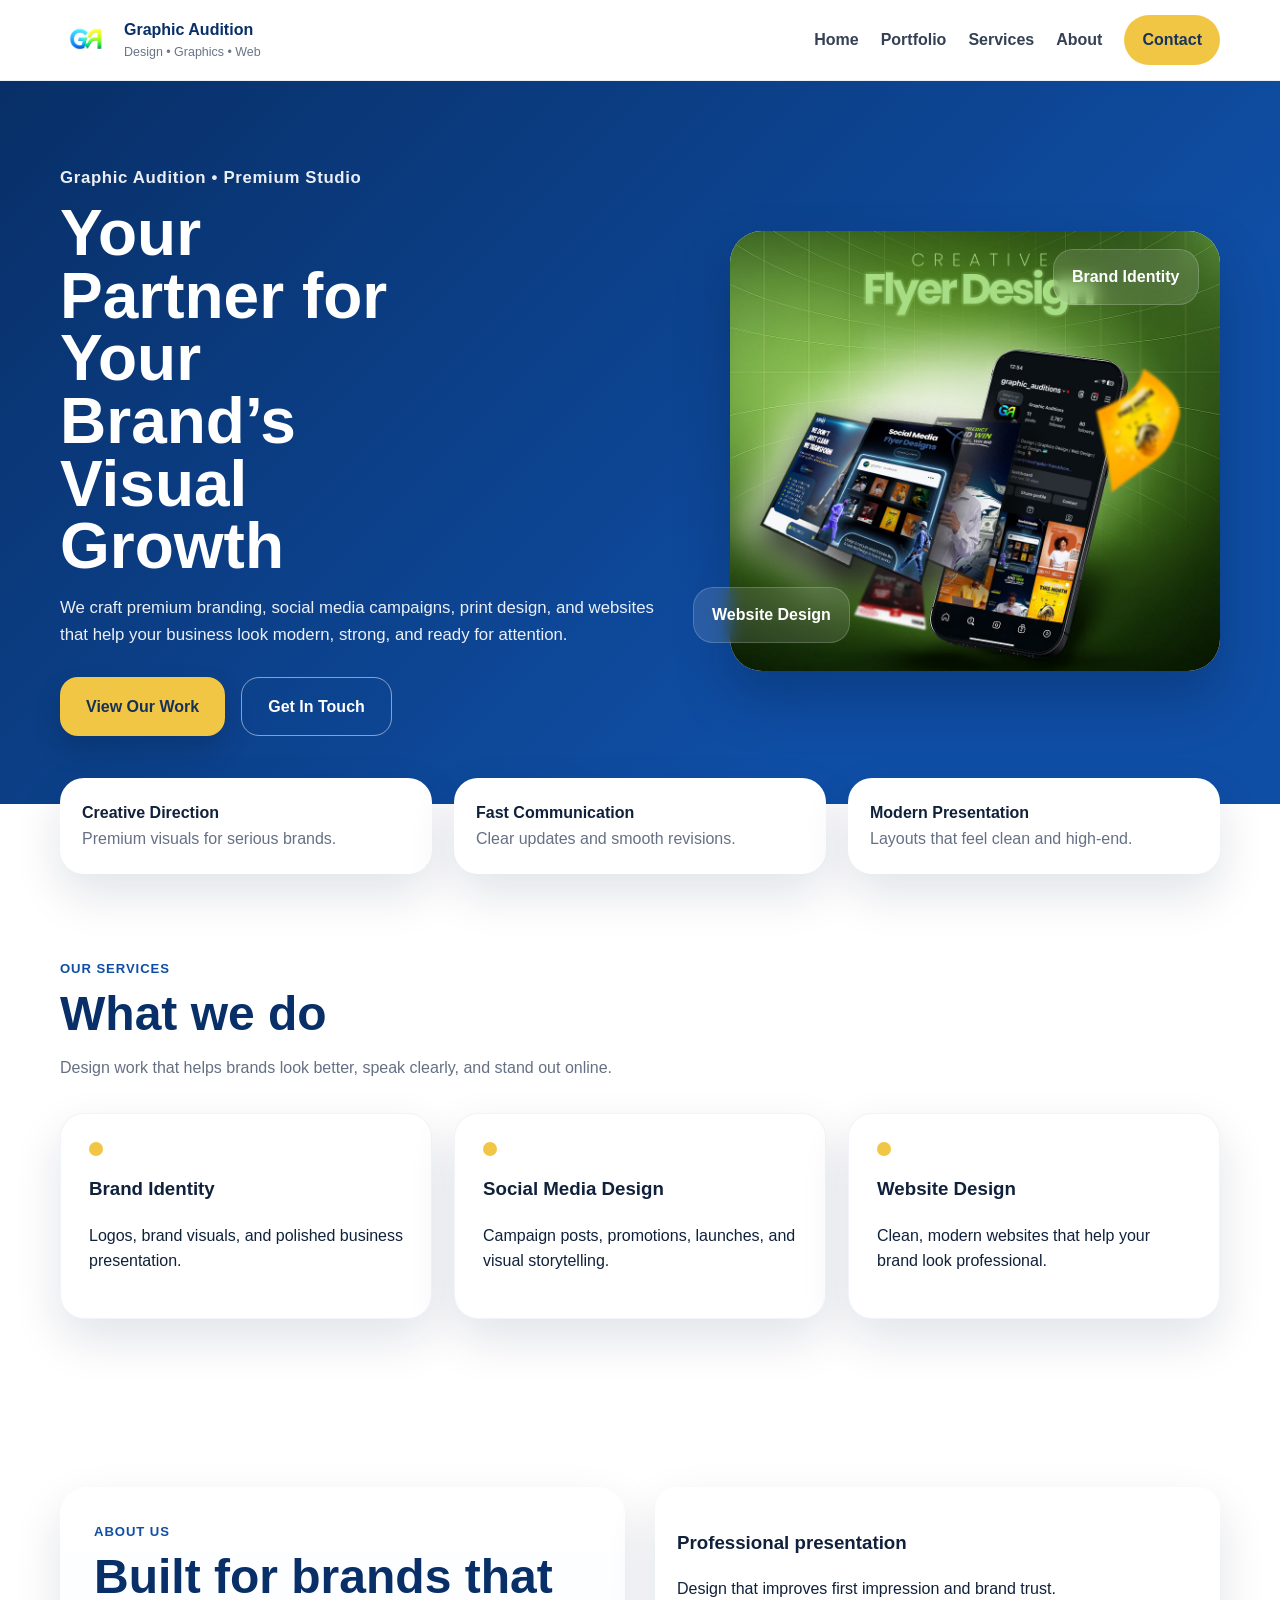
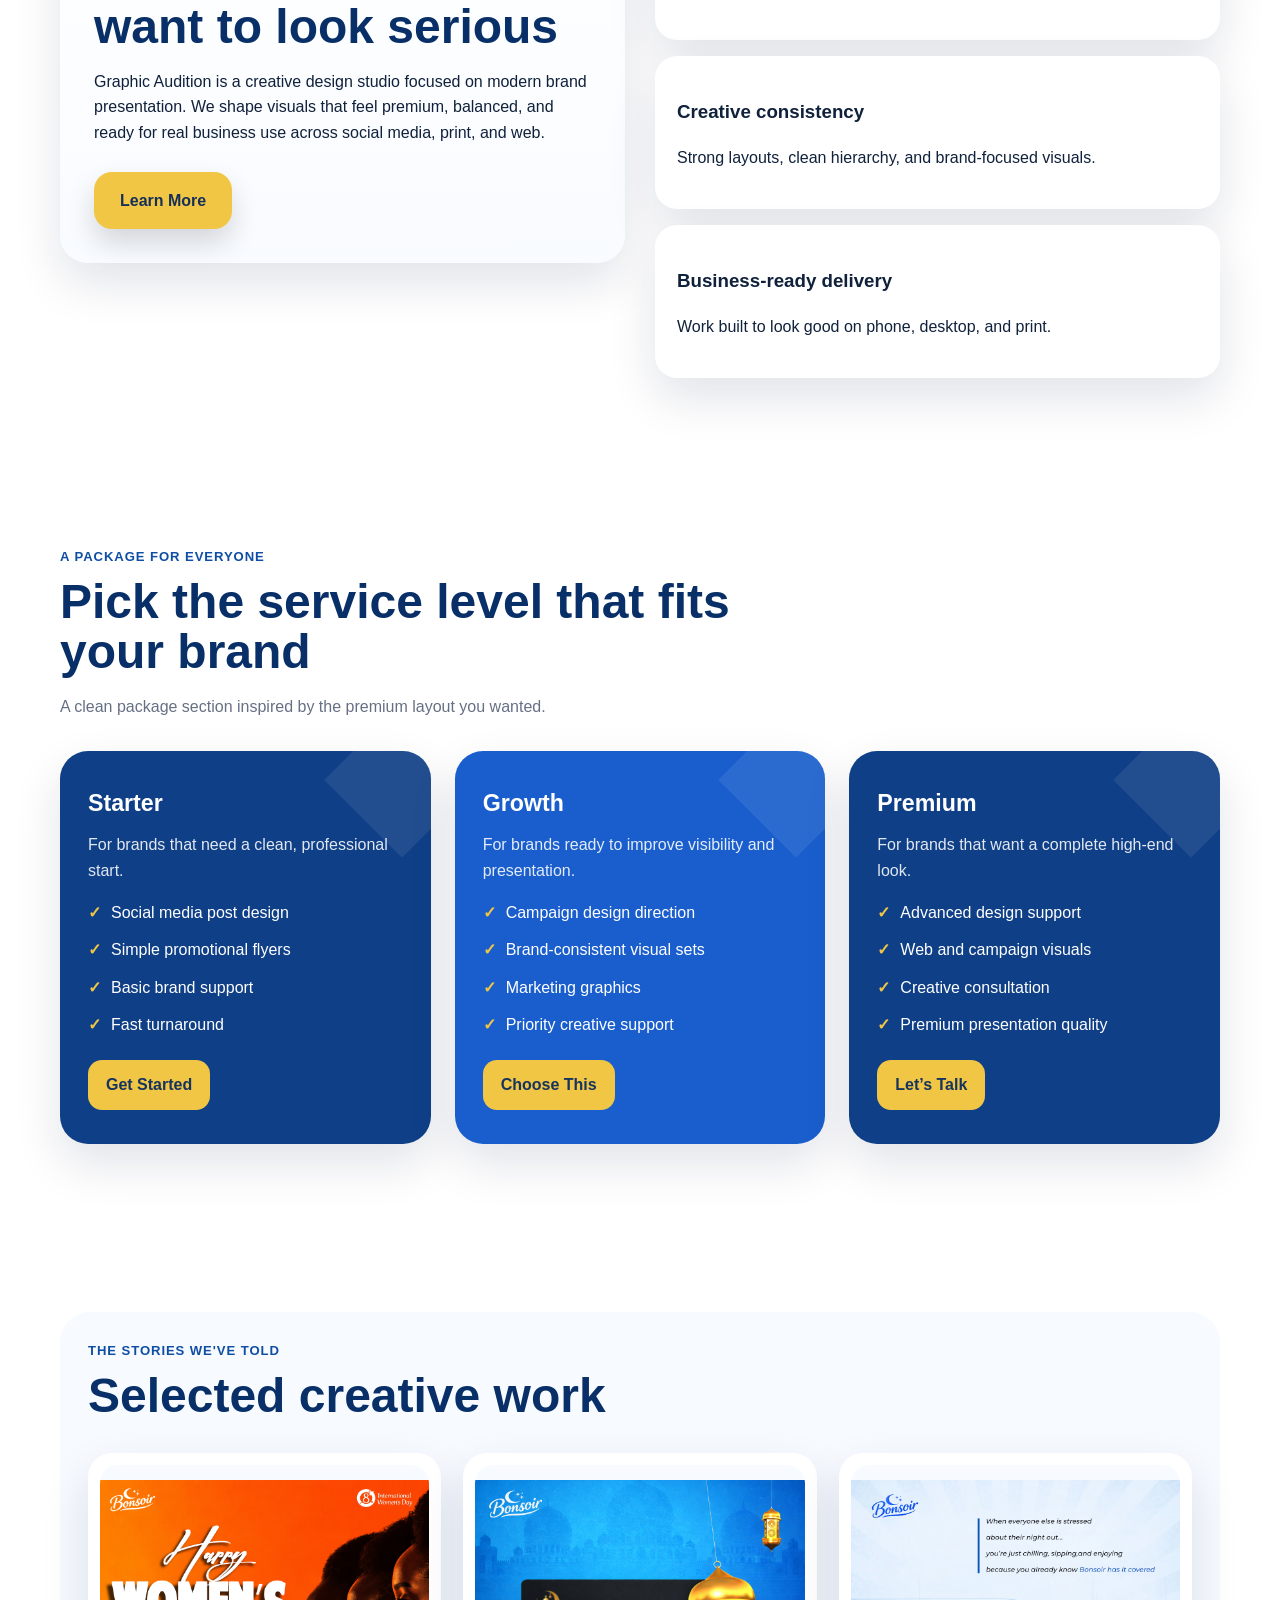
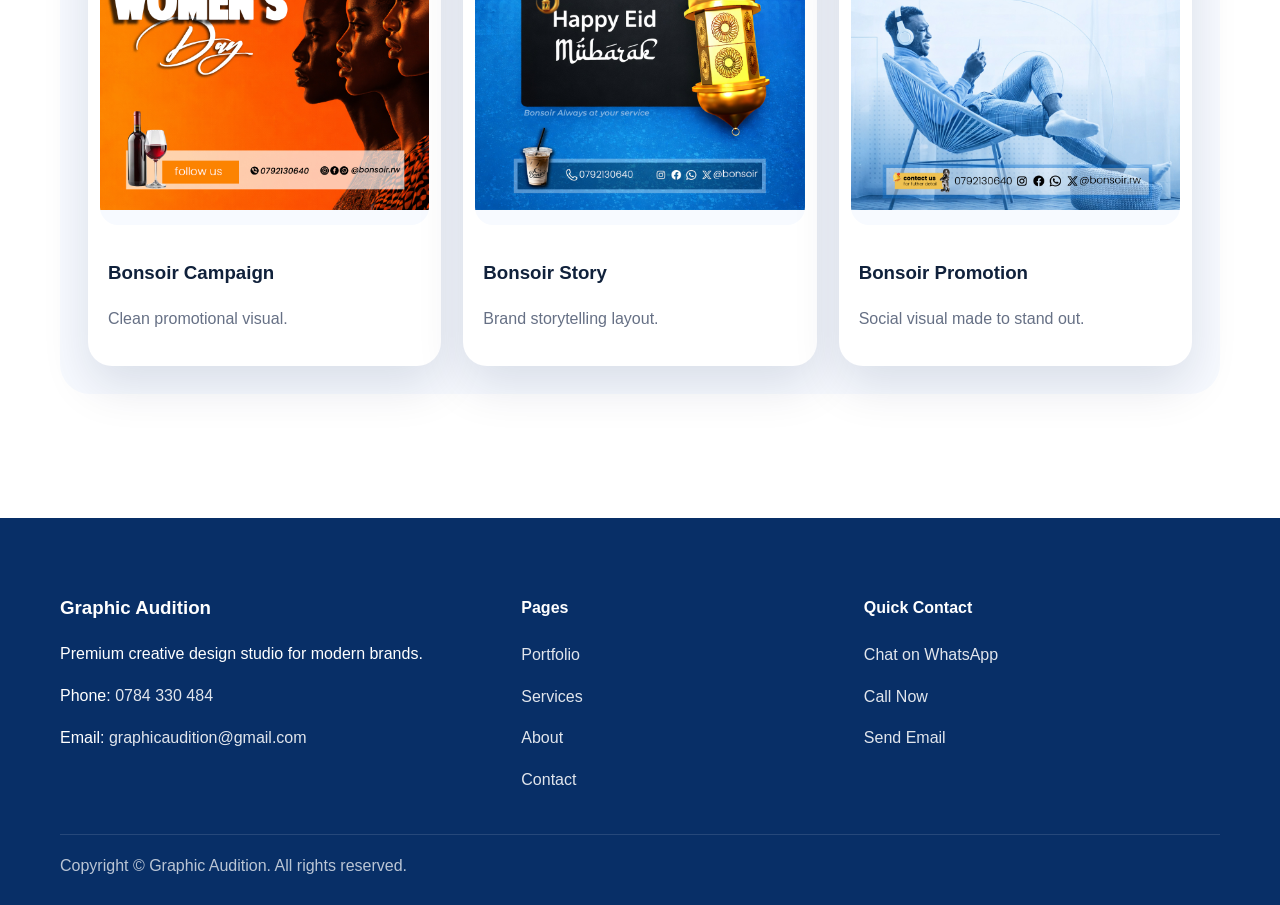
<file: index.html>
<!DOCTYPE html>
<html lang="en">
<head>
  <meta charset="UTF-8">
  <meta name="viewport" content="width=device-width, initial-scale=1.0">
  <title>Graphic Audition | Home</title>
  <link rel="stylesheet" href="assets/css/style.css">
</head>
<body>
<header class="site-header">
  <div class="container nav-wrap">
    <a href="index.html" class="brand">
      <img src="assets/images/logo.png" alt="Graphic Audition logo">
      <div>
        <div class="brand-title">Graphic Audition</div>
        <div class="brand-sub">Design • Graphics • Web</div>
      </div>
    </a>
    <nav class="nav-links" id="navLinks">
      <a href="index.html">Home</a>
      <a href="portfolio.html">Portfolio</a>
      <a href="services.html">Services</a>
      <a href="about.html">About</a>
      <a href="contact.html" class="cta">Contact</a>
    </nav>
    <button class="menu-btn" id="menuBtn">☰</button>
  </div>
</header>

<section class="hero">
  <div class="container hero-grid">
    <div class="reveal">
      <p class="eyebrow">Graphic Audition • Premium Studio</p>
      <h1>Your Partner for Your Brand’s Visual Growth</h1>
      <p>We craft premium branding, social media campaigns, print design, and websites that help your business look modern, strong, and ready for attention.</p>
      <div class="hero-actions">
        <a href="portfolio.html" class="btn btn-yellow">View Our Work</a>
        <a href="contact.html" class="btn btn-outline">Get In Touch</a>
      </div>
    </div>
    <div class="hero-panel reveal">
      <div class="feature-card"><img src="assets/images/hero-feature.jpg" alt="Featured creative"></div>
      <div class="floating one">Brand Identity</div>
      <div class="floating two">Website Design</div>
    </div>
  </div>
</section>
<section class="container trust-grid">
  <div class="trust-card reveal"><strong>Creative Direction</strong><div class="muted">Premium visuals for serious brands.</div></div>
  <div class="trust-card reveal"><strong>Fast Communication</strong><div class="muted">Clear updates and smooth revisions.</div></div>
  <div class="trust-card reveal"><strong>Modern Presentation</strong><div class="muted">Layouts that feel clean and high-end.</div></div>
</section>
<section class="section">
  <div class="container">
    <div class="section-head reveal">
      <p class="kicker">Our services</p>
      <h2>What we do</h2>
      <p class="muted">Design work that helps brands look better, speak clearly, and stand out online.</p>
    </div>
    <div class="service-grid">
      <div class="service-card reveal"><div class="dot"></div><h3>Brand Identity</h3><p>Logos, brand visuals, and polished business presentation.</p></div>
      <div class="service-card reveal"><div class="dot"></div><h3>Social Media Design</h3><p>Campaign posts, promotions, launches, and visual storytelling.</p></div>
      <div class="service-card reveal"><div class="dot"></div><h3>Website Design</h3><p>Clean, modern websites that help your brand look professional.</p></div>
    </div>
  </div>
</section>
<section class="section">
  <div class="container split">
    <div class="text-panel reveal">
      <p class="kicker">About us</p>
      <h2>Built for brands that want to look serious</h2>
      <p>Graphic Audition is a creative design studio focused on modern brand presentation. We shape visuals that feel premium, balanced, and ready for real business use across social media, print, and web.</p>
      <a href="about.html" class="btn btn-yellow" style="margin-top:10px">Learn More</a>
    </div>
    <div class="feature-list reveal">
      <div class="feature-item"><h3>Professional presentation</h3><p>Design that improves first impression and brand trust.</p></div>
      <div class="feature-item"><h3>Creative consistency</h3><p>Strong layouts, clean hierarchy, and brand-focused visuals.</p></div>
      <div class="feature-item"><h3>Business-ready delivery</h3><p>Work built to look good on phone, desktop, and print.</p></div>
    </div>
  </div>
</section>
<section class="section">
  <div class="container">
    <div class="section-head reveal">
      <p class="kicker">A Package for Everyone</p>
      <h2>Pick the service level that fits your brand</h2>
      <p class="muted">A clean package section inspired by the premium layout you wanted.</p>
    </div>
    <div class="packages">
      <article class="package dark reveal">
        <h3>Starter</h3>
        <p>For brands that need a clean, professional start.</p>
        <ul>
          <li>Social media post design</li>
          <li>Simple promotional flyers</li>
          <li>Basic brand support</li>
          <li>Fast turnaround</li>
        </ul>
        <a href="contact.html" class="btn-small">Get Started</a>
      </article>
      <article class="package light reveal">
        <h3>Growth</h3>
        <p>For brands ready to improve visibility and presentation.</p>
        <ul>
          <li>Campaign design direction</li>
          <li>Brand-consistent visual sets</li>
          <li>Marketing graphics</li>
          <li>Priority creative support</li>
        </ul>
        <a href="contact.html" class="btn-small">Choose This</a>
      </article>
      <article class="package dark reveal">
        <h3>Premium</h3>
        <p>For brands that want a complete high-end look.</p>
        <ul>
          <li>Advanced design support</li>
          <li>Web and campaign visuals</li>
          <li>Creative consultation</li>
          <li>Premium presentation quality</li>
        </ul>
        <a href="contact.html" class="btn-small">Let’s Talk</a>
      </article>
    </div>
  </div>
</section>
<section class="section">
  <div class="container stories-wrap">
    <div class="section-head reveal">
      <p class="kicker">The stories we've told</p>
      <h2>Selected creative work</h2>
    </div>
    <div class="story-grid">
      <article class="story-card reveal"><img loading="lazy" src="assets/images/bonsoir-11.jpg" alt="Bonsoir work"><div class="story-copy"><h3>Bonsoir Campaign</h3><p class="muted">Clean promotional visual.</p></div></article>
      <article class="story-card reveal"><img loading="lazy" src="assets/images/bonsoir-19.jpg" alt="Bonsoir work"><div class="story-copy"><h3>Bonsoir Story</h3><p class="muted">Brand storytelling layout.</p></div></article>
      <article class="story-card reveal"><img loading="lazy" src="assets/images/bonsoir-20.jpg" alt="Bonsoir work"><div class="story-copy"><h3>Bonsoir Promotion</h3><p class="muted">Social visual made to stand out.</p></div></article>
    </div>
  </div>
</section>

<footer class="footer">
  <div class="container footer-grid">
    <div>
      <h3>Graphic Audition</h3>
      <p>Premium creative design studio for modern brands.</p>
      <p>Phone: <a href="tel:+250784330484">0784 330 484</a></p>
      <p>Email: <a href="mailto:graphicaudition@gmail.com">graphicaudition@gmail.com</a></p>
    </div>
    <div>
      <h4>Pages</h4>
      <p><a href="portfolio.html">Portfolio</a></p>
      <p><a href="services.html">Services</a></p>
      <p><a href="about.html">About</a></p>
      <p><a href="contact.html">Contact</a></p>
    </div>
    <div>
      <h4>Quick Contact</h4>
      <p><a href="https://wa.me/250784330484" target="_blank" rel="noreferrer">Chat on WhatsApp</a></p>
      <p><a href="tel:+250784330484">Call Now</a></p>
      <p><a href="mailto:graphicaudition@gmail.com">Send Email</a></p>
    </div>
  </div>
  <div class="container footer-bottom">Copyright © Graphic Audition. All rights reserved.</div>
</footer>
<script src="assets/js/main.js"></script>
</body>
</html>
</file>
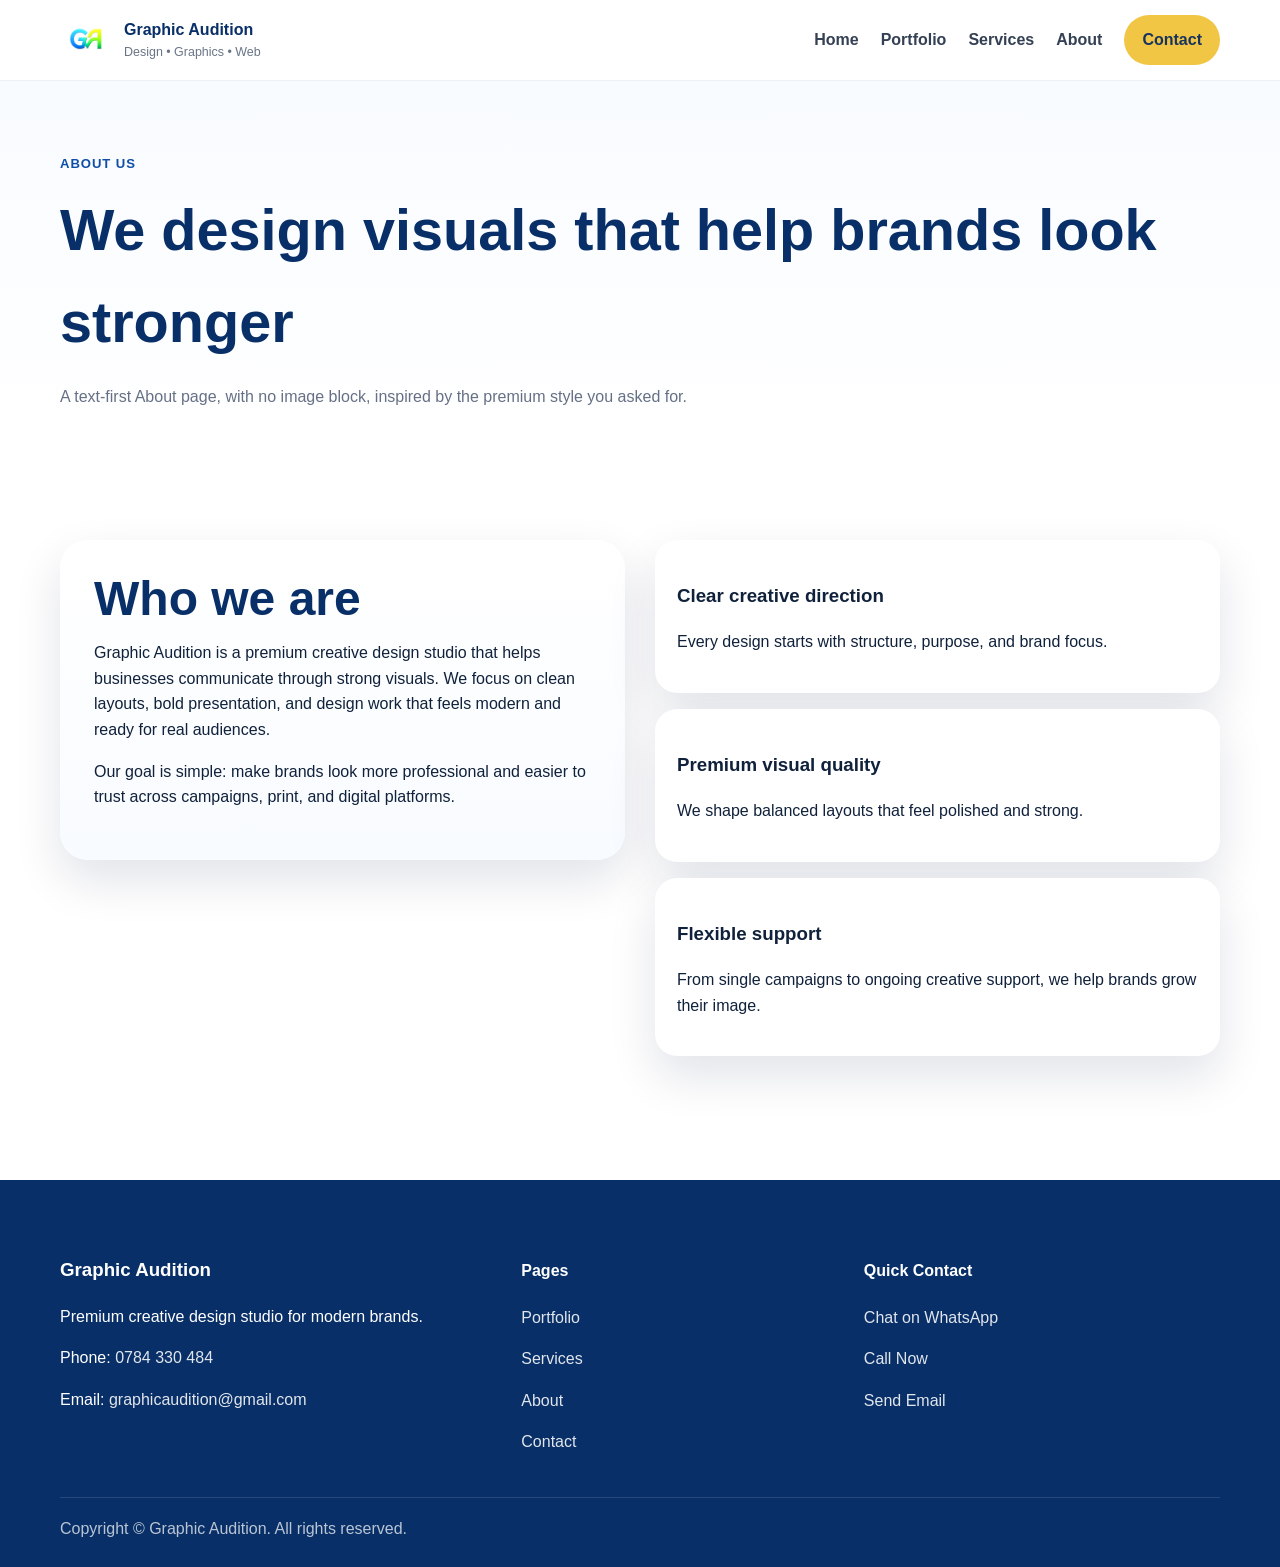
<file: about.html>
<!DOCTYPE html>
<html lang="en">
<head>
  <meta charset="UTF-8">
  <meta name="viewport" content="width=device-width, initial-scale=1.0">
  <title>Graphic Audition | About</title>
  <link rel="stylesheet" href="assets/css/style.css">
</head>
<body>
<header class="site-header">
  <div class="container nav-wrap">
    <a href="index.html" class="brand">
      <img src="assets/images/logo.png" alt="Graphic Audition logo">
      <div>
        <div class="brand-title">Graphic Audition</div>
        <div class="brand-sub">Design • Graphics • Web</div>
      </div>
    </a>
    <nav class="nav-links" id="navLinks">
      <a href="index.html">Home</a>
      <a href="portfolio.html">Portfolio</a>
      <a href="services.html">Services</a>
      <a href="about.html">About</a>
      <a href="contact.html" class="cta">Contact</a>
    </nav>
    <button class="menu-btn" id="menuBtn">☰</button>
  </div>
</header>

<section class="page-hero"><div class="container"><p class="kicker">About us</p><h1>We design visuals that help brands look stronger</h1><p class="muted">A text-first About page, with no image block, inspired by the premium style you asked for.</p></div></section>
<section class="section"><div class="container split"><div class="text-panel reveal"><h2>Who we are</h2><p>Graphic Audition is a premium creative design studio that helps businesses communicate through strong visuals. We focus on clean layouts, bold presentation, and design work that feels modern and ready for real audiences.</p><p>Our goal is simple: make brands look more professional and easier to trust across campaigns, print, and digital platforms.</p></div><div class="feature-list reveal"><div class="feature-item"><h3>Clear creative direction</h3><p>Every design starts with structure, purpose, and brand focus.</p></div><div class="feature-item"><h3>Premium visual quality</h3><p>We shape balanced layouts that feel polished and strong.</p></div><div class="feature-item"><h3>Flexible support</h3><p>From single campaigns to ongoing creative support, we help brands grow their image.</p></div></div></div></section>

<footer class="footer">
  <div class="container footer-grid">
    <div>
      <h3>Graphic Audition</h3>
      <p>Premium creative design studio for modern brands.</p>
      <p>Phone: <a href="tel:+250784330484">0784 330 484</a></p>
      <p>Email: <a href="mailto:graphicaudition@gmail.com">graphicaudition@gmail.com</a></p>
    </div>
    <div>
      <h4>Pages</h4>
      <p><a href="portfolio.html">Portfolio</a></p>
      <p><a href="services.html">Services</a></p>
      <p><a href="about.html">About</a></p>
      <p><a href="contact.html">Contact</a></p>
    </div>
    <div>
      <h4>Quick Contact</h4>
      <p><a href="https://wa.me/250784330484" target="_blank" rel="noreferrer">Chat on WhatsApp</a></p>
      <p><a href="tel:+250784330484">Call Now</a></p>
      <p><a href="mailto:graphicaudition@gmail.com">Send Email</a></p>
    </div>
  </div>
  <div class="container footer-bottom">Copyright © Graphic Audition. All rights reserved.</div>
</footer>
<script src="assets/js/main.js"></script>
</body>
</html>
</file>
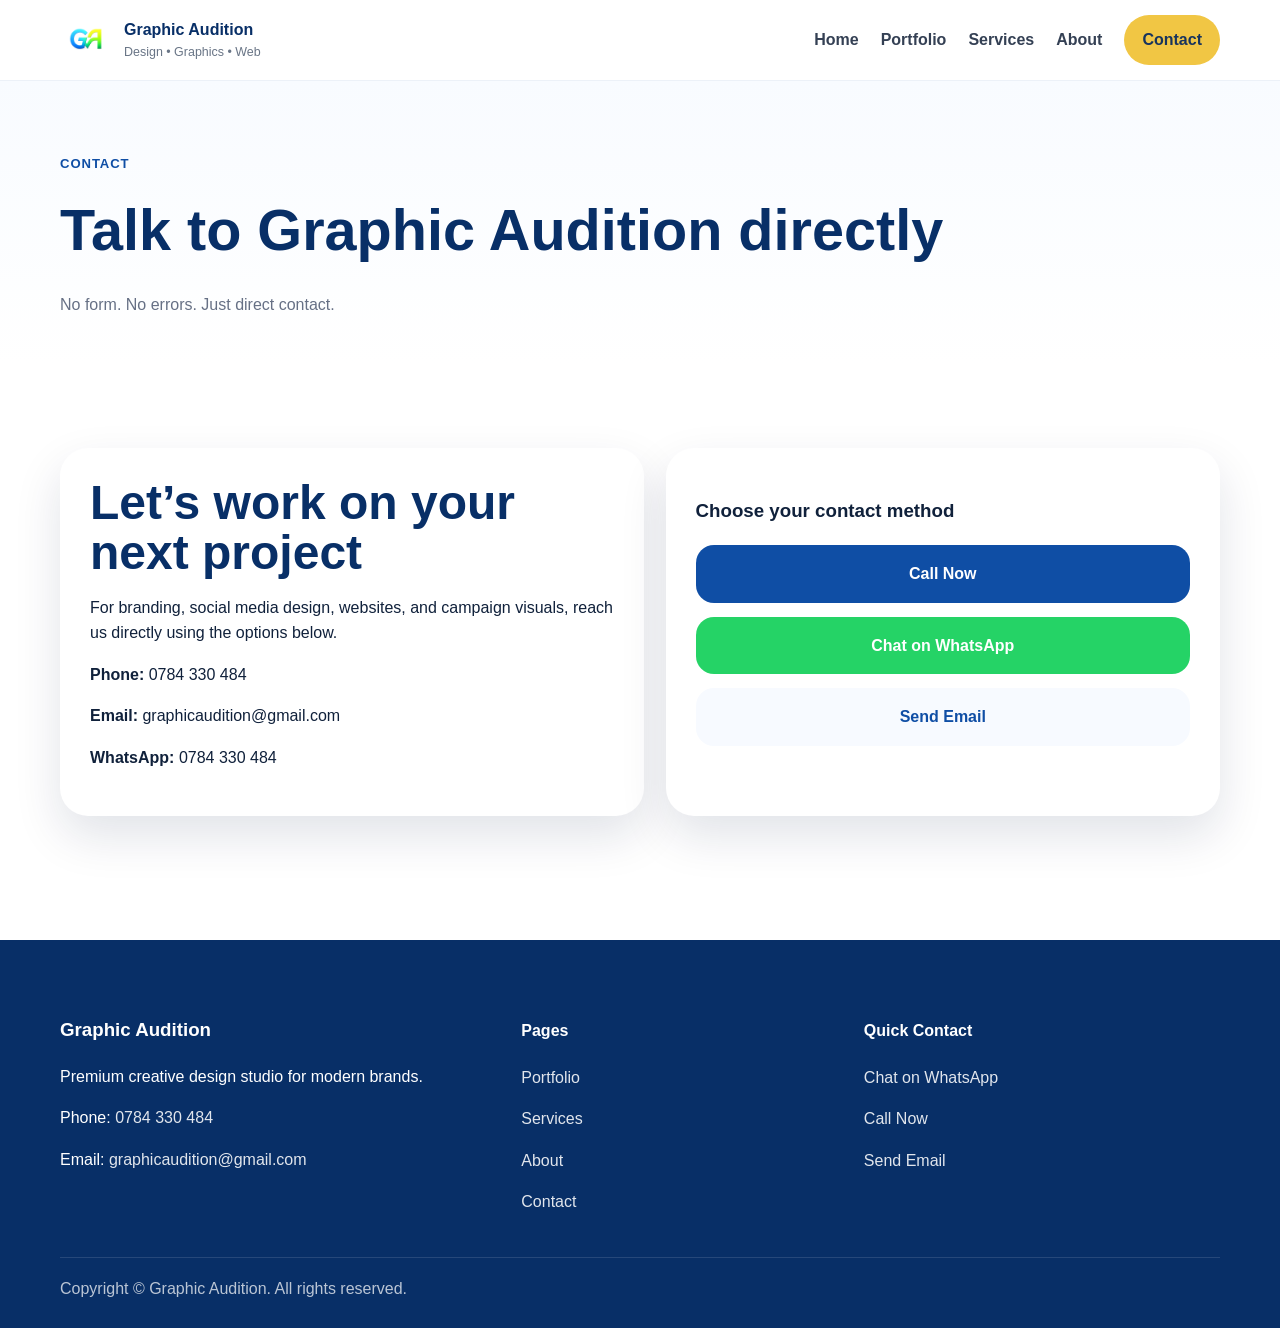
<file: contact.html>
<!DOCTYPE html>
<html lang="en">
<head>
  <meta charset="UTF-8">
  <meta name="viewport" content="width=device-width, initial-scale=1.0">
  <title>Graphic Audition | Contact</title>
  <link rel="stylesheet" href="assets/css/style.css">
</head>
<body>
<header class="site-header">
  <div class="container nav-wrap">
    <a href="index.html" class="brand">
      <img src="assets/images/logo.png" alt="Graphic Audition logo">
      <div>
        <div class="brand-title">Graphic Audition</div>
        <div class="brand-sub">Design • Graphics • Web</div>
      </div>
    </a>
    <nav class="nav-links" id="navLinks">
      <a href="index.html">Home</a>
      <a href="portfolio.html">Portfolio</a>
      <a href="services.html">Services</a>
      <a href="about.html">About</a>
      <a href="contact.html" class="cta">Contact</a>
    </nav>
    <button class="menu-btn" id="menuBtn">☰</button>
  </div>
</header>

<section class="page-hero"><div class="container"><p class="kicker">Contact</p><h1>Talk to Graphic Audition directly</h1><p class="muted">No form. No errors. Just direct contact.</p></div></section>
<section class="section"><div class="container contact-grid"><div class="contact-card reveal"><h2>Let’s work on your next project</h2><p>For branding, social media design, websites, and campaign visuals, reach us directly using the options below.</p><p><strong>Phone:</strong> 0784 330 484</p><p><strong>Email:</strong> graphicaudition@gmail.com</p><p><strong>WhatsApp:</strong> 0784 330 484</p></div><div class="contact-card reveal"><h3>Choose your contact method</h3><div class="contact-actions"><a class="action call" href="tel:+250784330484">Call Now</a><a class="action whatsapp" href="https://wa.me/250784330484" target="_blank" rel="noreferrer">Chat on WhatsApp</a><a class="action" style="background:#f7faff;color:#0f4ea5" href="mailto:graphicaudition@gmail.com">Send Email</a></div></div></div></section>

<footer class="footer">
  <div class="container footer-grid">
    <div>
      <h3>Graphic Audition</h3>
      <p>Premium creative design studio for modern brands.</p>
      <p>Phone: <a href="tel:+250784330484">0784 330 484</a></p>
      <p>Email: <a href="mailto:graphicaudition@gmail.com">graphicaudition@gmail.com</a></p>
    </div>
    <div>
      <h4>Pages</h4>
      <p><a href="portfolio.html">Portfolio</a></p>
      <p><a href="services.html">Services</a></p>
      <p><a href="about.html">About</a></p>
      <p><a href="contact.html">Contact</a></p>
    </div>
    <div>
      <h4>Quick Contact</h4>
      <p><a href="https://wa.me/250784330484" target="_blank" rel="noreferrer">Chat on WhatsApp</a></p>
      <p><a href="tel:+250784330484">Call Now</a></p>
      <p><a href="mailto:graphicaudition@gmail.com">Send Email</a></p>
    </div>
  </div>
  <div class="container footer-bottom">Copyright © Graphic Audition. All rights reserved.</div>
</footer>
<script src="assets/js/main.js"></script>
</body>
</html>
</file>
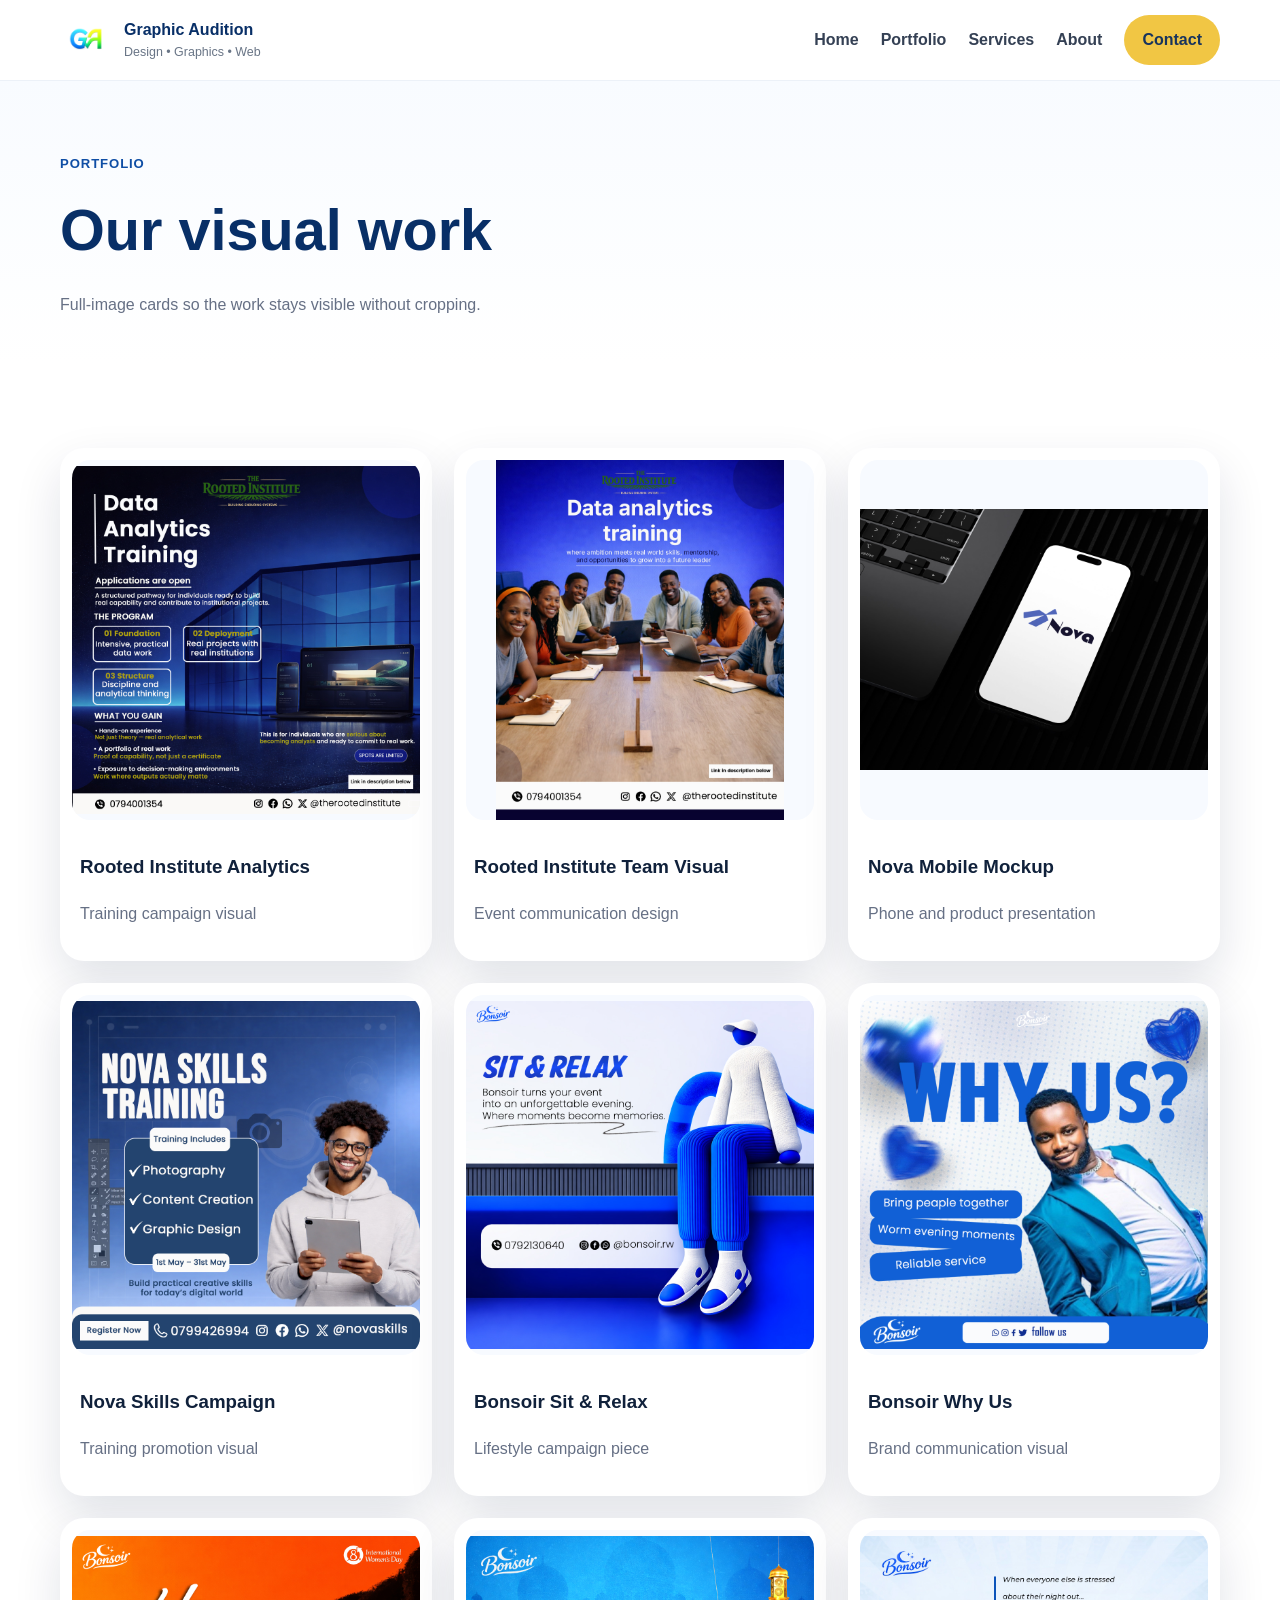
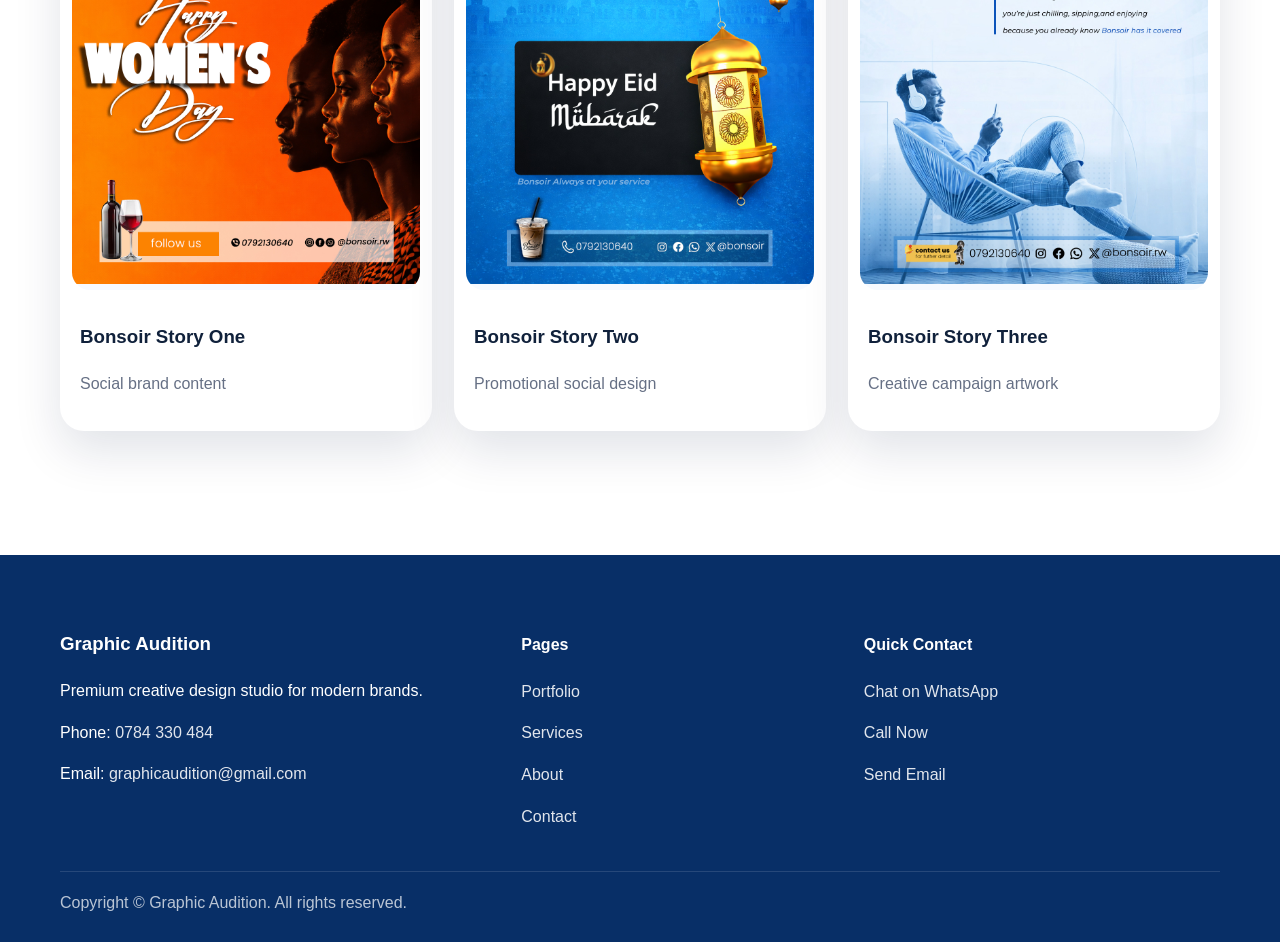
<file: portfolio.html>
<!DOCTYPE html>
<html lang="en">
<head>
  <meta charset="UTF-8">
  <meta name="viewport" content="width=device-width, initial-scale=1.0">
  <title>Graphic Audition | Portfolio</title>
  <link rel="stylesheet" href="assets/css/style.css">
</head>
<body>
<header class="site-header">
  <div class="container nav-wrap">
    <a href="index.html" class="brand">
      <img src="assets/images/logo.png" alt="Graphic Audition logo">
      <div>
        <div class="brand-title">Graphic Audition</div>
        <div class="brand-sub">Design • Graphics • Web</div>
      </div>
    </a>
    <nav class="nav-links" id="navLinks">
      <a href="index.html">Home</a>
      <a href="portfolio.html">Portfolio</a>
      <a href="services.html">Services</a>
      <a href="about.html">About</a>
      <a href="contact.html" class="cta">Contact</a>
    </nav>
    <button class="menu-btn" id="menuBtn">☰</button>
  </div>
</header>

<section class="page-hero"><div class="container"><p class="kicker">Portfolio</p><h1>Our visual work</h1><p class="muted">Full-image cards so the work stays visible without cropping.</p></div></section>
<section class="section"><div class="container"><div class="portfolio-grid"><article class="portfolio-card reveal"><img loading="lazy" src="assets/images/rooted-1.jpg" alt="Rooted Institute Analytics"><div class="portfolio-copy"><h3>Rooted Institute Analytics</h3><p class="muted">Training campaign visual</p></div></article><article class="portfolio-card reveal"><img loading="lazy" src="assets/images/rooted-2.jpg" alt="Rooted Institute Team Visual"><div class="portfolio-copy"><h3>Rooted Institute Team Visual</h3><p class="muted">Event communication design</p></div></article><article class="portfolio-card reveal"><img loading="lazy" src="assets/images/nova-phone.jpg" alt="Nova Mobile Mockup"><div class="portfolio-copy"><h3>Nova Mobile Mockup</h3><p class="muted">Phone and product presentation</p></div></article><article class="portfolio-card reveal"><img loading="lazy" src="assets/images/nova-skills.jpg" alt="Nova Skills Campaign"><div class="portfolio-copy"><h3>Nova Skills Campaign</h3><p class="muted">Training promotion visual</p></div></article><article class="portfolio-card reveal"><img loading="lazy" src="assets/images/bonsoir-12.jpg" alt="Bonsoir Sit & Relax"><div class="portfolio-copy"><h3>Bonsoir Sit & Relax</h3><p class="muted">Lifestyle campaign piece</p></div></article><article class="portfolio-card reveal"><img loading="lazy" src="assets/images/bonsoir-9.jpg" alt="Bonsoir Why Us"><div class="portfolio-copy"><h3>Bonsoir Why Us</h3><p class="muted">Brand communication visual</p></div></article><article class="portfolio-card reveal"><img loading="lazy" src="assets/images/bonsoir-11.jpg" alt="Bonsoir Story One"><div class="portfolio-copy"><h3>Bonsoir Story One</h3><p class="muted">Social brand content</p></div></article><article class="portfolio-card reveal"><img loading="lazy" src="assets/images/bonsoir-19.jpg" alt="Bonsoir Story Two"><div class="portfolio-copy"><h3>Bonsoir Story Two</h3><p class="muted">Promotional social design</p></div></article><article class="portfolio-card reveal"><img loading="lazy" src="assets/images/bonsoir-20.jpg" alt="Bonsoir Story Three"><div class="portfolio-copy"><h3>Bonsoir Story Three</h3><p class="muted">Creative campaign artwork</p></div></article></div></div></section>

<footer class="footer">
  <div class="container footer-grid">
    <div>
      <h3>Graphic Audition</h3>
      <p>Premium creative design studio for modern brands.</p>
      <p>Phone: <a href="tel:+250784330484">0784 330 484</a></p>
      <p>Email: <a href="mailto:graphicaudition@gmail.com">graphicaudition@gmail.com</a></p>
    </div>
    <div>
      <h4>Pages</h4>
      <p><a href="portfolio.html">Portfolio</a></p>
      <p><a href="services.html">Services</a></p>
      <p><a href="about.html">About</a></p>
      <p><a href="contact.html">Contact</a></p>
    </div>
    <div>
      <h4>Quick Contact</h4>
      <p><a href="https://wa.me/250784330484" target="_blank" rel="noreferrer">Chat on WhatsApp</a></p>
      <p><a href="tel:+250784330484">Call Now</a></p>
      <p><a href="mailto:graphicaudition@gmail.com">Send Email</a></p>
    </div>
  </div>
  <div class="container footer-bottom">Copyright © Graphic Audition. All rights reserved.</div>
</footer>
<script src="assets/js/main.js"></script>
</body>
</html>
</file>
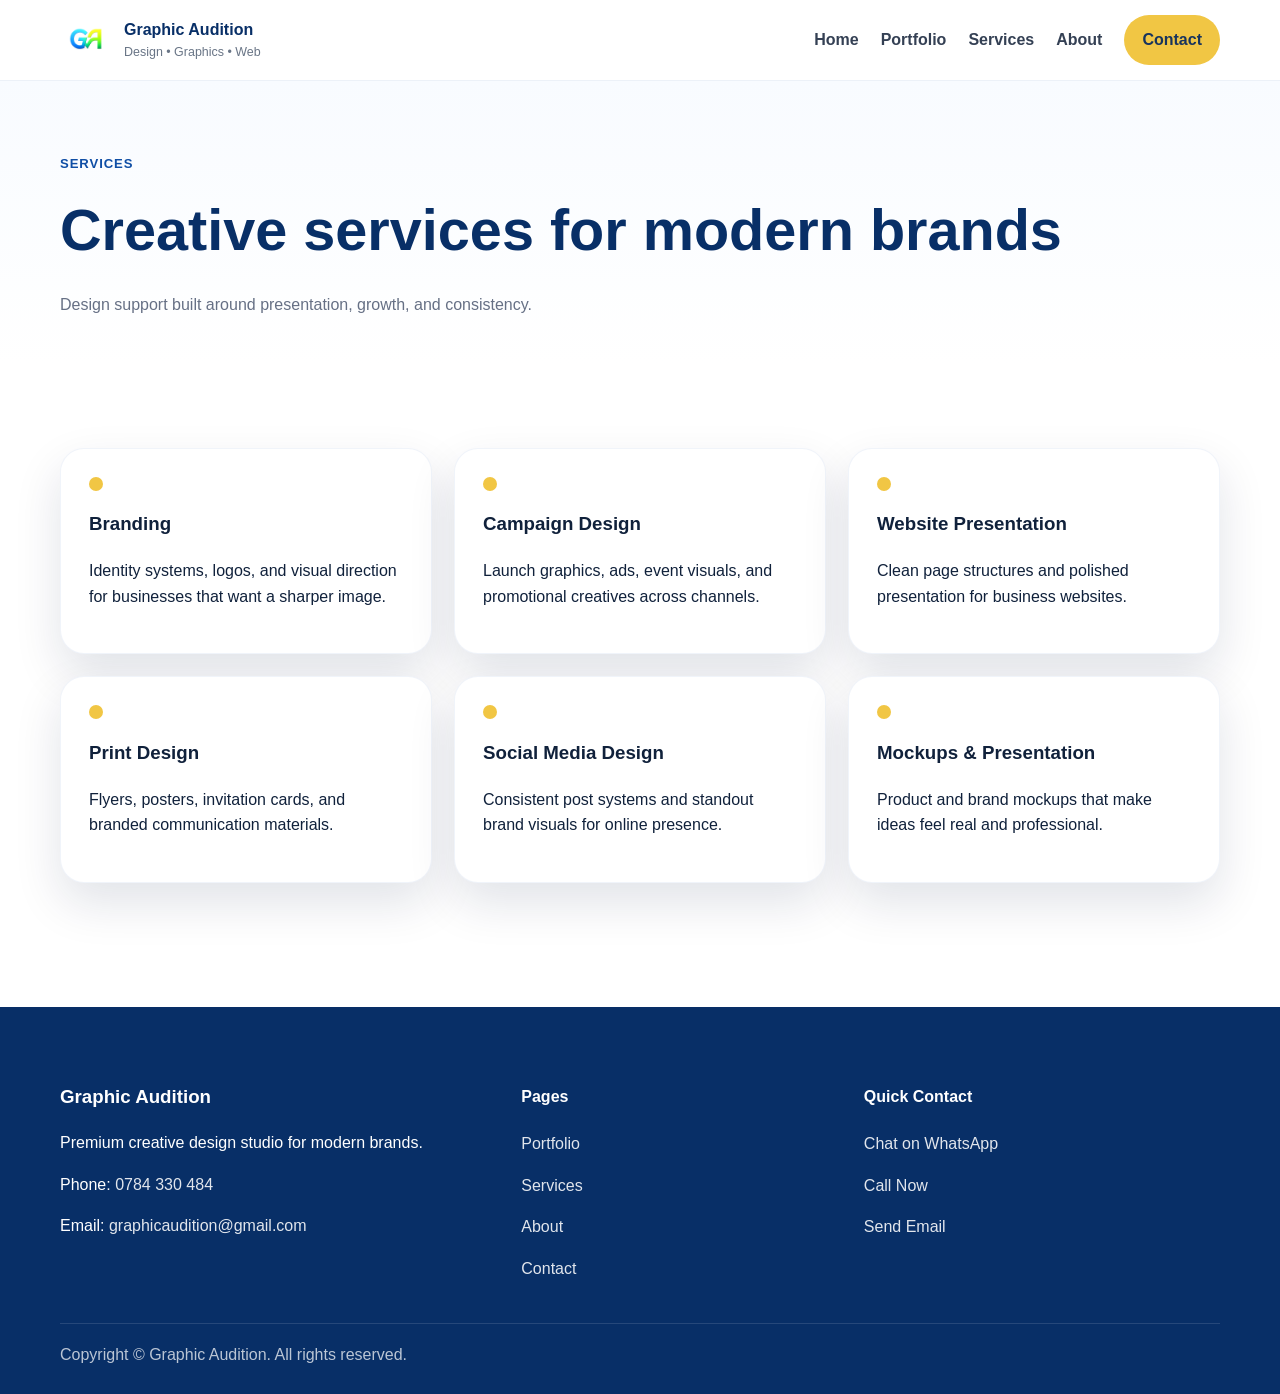
<file: services.html>
<!DOCTYPE html>
<html lang="en">
<head>
  <meta charset="UTF-8">
  <meta name="viewport" content="width=device-width, initial-scale=1.0">
  <title>Graphic Audition | Services</title>
  <link rel="stylesheet" href="assets/css/style.css">
</head>
<body>
<header class="site-header">
  <div class="container nav-wrap">
    <a href="index.html" class="brand">
      <img src="assets/images/logo.png" alt="Graphic Audition logo">
      <div>
        <div class="brand-title">Graphic Audition</div>
        <div class="brand-sub">Design • Graphics • Web</div>
      </div>
    </a>
    <nav class="nav-links" id="navLinks">
      <a href="index.html">Home</a>
      <a href="portfolio.html">Portfolio</a>
      <a href="services.html">Services</a>
      <a href="about.html">About</a>
      <a href="contact.html" class="cta">Contact</a>
    </nav>
    <button class="menu-btn" id="menuBtn">☰</button>
  </div>
</header>

<section class="page-hero"><div class="container"><p class="kicker">Services</p><h1>Creative services for modern brands</h1><p class="muted">Design support built around presentation, growth, and consistency.</p></div></section>
<section class="section"><div class="container"><div class="service-grid"><article class="service-card reveal"><div class="dot"></div><h3>Branding</h3><p>Identity systems, logos, and visual direction for businesses that want a sharper image.</p></article><article class="service-card reveal"><div class="dot"></div><h3>Campaign Design</h3><p>Launch graphics, ads, event visuals, and promotional creatives across channels.</p></article><article class="service-card reveal"><div class="dot"></div><h3>Website Presentation</h3><p>Clean page structures and polished presentation for business websites.</p></article><article class="service-card reveal"><div class="dot"></div><h3>Print Design</h3><p>Flyers, posters, invitation cards, and branded communication materials.</p></article><article class="service-card reveal"><div class="dot"></div><h3>Social Media Design</h3><p>Consistent post systems and standout brand visuals for online presence.</p></article><article class="service-card reveal"><div class="dot"></div><h3>Mockups & Presentation</h3><p>Product and brand mockups that make ideas feel real and professional.</p></article></div></div></section>

<footer class="footer">
  <div class="container footer-grid">
    <div>
      <h3>Graphic Audition</h3>
      <p>Premium creative design studio for modern brands.</p>
      <p>Phone: <a href="tel:+250784330484">0784 330 484</a></p>
      <p>Email: <a href="mailto:graphicaudition@gmail.com">graphicaudition@gmail.com</a></p>
    </div>
    <div>
      <h4>Pages</h4>
      <p><a href="portfolio.html">Portfolio</a></p>
      <p><a href="services.html">Services</a></p>
      <p><a href="about.html">About</a></p>
      <p><a href="contact.html">Contact</a></p>
    </div>
    <div>
      <h4>Quick Contact</h4>
      <p><a href="https://wa.me/250784330484" target="_blank" rel="noreferrer">Chat on WhatsApp</a></p>
      <p><a href="tel:+250784330484">Call Now</a></p>
      <p><a href="mailto:graphicaudition@gmail.com">Send Email</a></p>
    </div>
  </div>
  <div class="container footer-bottom">Copyright © Graphic Audition. All rights reserved.</div>
</footer>
<script src="assets/js/main.js"></script>
</body>
</html>
</file>
<file: assets/css/style.css>
:root{
  --blue:#0f4ea5;
  --blue-deep:#082f67;
  --blue-soft:#eaf2ff;
  --yellow:#f1c644;
  --yellow-deep:#dfb230;
  --text:#10213b;
  --muted:#667085;
  --white:#fff;
  --shadow:0 20px 48px rgba(6,24,62,.12);
  --radius:28px;
}
*{box-sizing:border-box}
html{scroll-behavior:smooth}
body{margin:0;font-family:Arial,Helvetica,sans-serif;color:var(--text);background:#fff;line-height:1.6}
a{text-decoration:none;color:inherit}
img{max-width:100%;display:block}
.container{width:min(1160px,calc(100% - 32px));margin:0 auto}
.site-header{position:sticky;top:0;z-index:30;background:rgba(255,255,255,.94);backdrop-filter:blur(14px);border-bottom:1px solid rgba(15,78,165,.08)}
.nav-wrap{display:flex;align-items:center;justify-content:space-between;padding:14px 0;gap:16px}
.brand{display:flex;align-items:center;gap:12px;min-width:0}
.brand img{height:52px;width:auto}
.brand-title{font-weight:800;color:var(--blue-deep);font-size:1rem}
.brand-sub{font-size:.78rem;color:#697586}
.nav-links{display:flex;align-items:center;gap:22px;flex-wrap:wrap}
.nav-links a{font-weight:700;color:#344054}
.nav-links .cta{background:var(--yellow);padding:12px 18px;border-radius:999px;color:#18345d}
.menu-btn{display:none;border:none;background:var(--blue);color:#fff;width:44px;height:44px;border-radius:12px;font-size:1.25rem}
.hero{padding:84px 0 68px;background:linear-gradient(135deg,var(--blue-deep) 0%,var(--blue) 72%);color:#fff;overflow:hidden}
.hero-grid{display:grid;grid-template-columns:1.05fr .95fr;gap:28px;align-items:center}
.eyebrow{color:var(--yellow);font-weight:700;letter-spacing:.04em;margin:0 0 10px}
.hero h1{font-size:clamp(2.5rem,5vw,4.8rem);line-height:.98;margin:0;max-width:10ch}
.hero p{max-width:640px;color:rgba(255,255,255,.92);font-size:1.05rem}
.hero-actions{display:flex;gap:16px;flex-wrap:wrap;margin-top:28px}
.btn{display:inline-flex;align-items:center;justify-content:center;font-weight:800;border-radius:18px;padding:16px 26px;transition:.24s ease}
.btn-yellow{background:var(--yellow);color:#173058;box-shadow:0 14px 28px rgba(0,0,0,.15)}
.btn-outline{border:1.5px solid rgba(255,255,255,.5);color:#fff}
.hero-panel{position:relative;min-height:480px}
.feature-card{position:absolute;inset:20px 0 20px 48px;background:#fff;border-radius:32px;box-shadow:0 28px 54px rgba(3,15,39,.25);overflow:hidden}
.feature-card img{width:100%;height:100%;object-fit:cover}
.floating{position:absolute;background:rgba(255,255,255,.12);backdrop-filter:blur(8px);border:1px solid rgba(255,255,255,.18);padding:14px 18px;border-radius:20px;font-weight:700}
.floating.one{top:8%;right:4%}
.floating.two{bottom:10%;left:2%}
.section{padding:84px 0}
.section-head{max-width:720px;margin-bottom:32px}
.kicker{color:var(--blue);font-weight:800;text-transform:uppercase;letter-spacing:.07em;font-size:.82rem;margin:0 0 10px}
.section h2{margin:0;font-size:clamp(2rem,4vw,3rem);line-height:1.05;color:var(--blue-deep)}
.muted{color:var(--muted)}
.trust-grid,.service-grid,.portfolio-grid,.contact-grid,.story-grid{display:grid;gap:22px}
.trust-grid{grid-template-columns:repeat(3,1fr);margin-top:-26px}
.trust-card{background:#fff;border-radius:24px;padding:22px;box-shadow:var(--shadow)}
.service-grid{grid-template-columns:repeat(3,1fr)}
.service-card{background:#fff;border-radius:24px;padding:28px;box-shadow:var(--shadow);border:1px solid rgba(15,78,165,.06)}
.dot{width:14px;height:14px;border-radius:50%;background:var(--yellow);margin-bottom:18px}
.split{display:grid;grid-template-columns:1fr 1fr;gap:30px;align-items:start}
.text-panel{background:linear-gradient(180deg,#fff 0%,#f8fbff 100%);padding:34px;border-radius:28px;box-shadow:var(--shadow)}
.feature-list{display:grid;gap:16px}
.feature-item{background:#fff;padding:22px;border-radius:22px;box-shadow:var(--shadow)}
.packages{display:grid;grid-template-columns:repeat(3,1fr);gap:24px;align-items:stretch}
.package{position:relative;border-radius:28px;padding:34px 28px;box-shadow:var(--shadow);overflow:hidden}
.package.dark{background:#0f3f87;color:#fff}
.package.light{background:#195ecc;color:#fff;transform:translateY(-8px)}
.package::before{content:"";position:absolute;right:-26px;top:-26px;width:110px;height:110px;background:rgba(255,255,255,.08);transform:rotate(45deg)}
.package h3{margin:0 0 10px;font-size:1.45rem}
.package p{margin:0 0 16px;color:rgba(255,255,255,.88)}
.package ul{margin:0;padding:0;list-style:none;display:grid;gap:12px}
.package li{display:flex;gap:10px;align-items:flex-start}
.package li::before{content:"✓";font-weight:900;color:var(--yellow)}
.package .btn-small{margin-top:22px;background:var(--yellow);color:#16345e;padding:12px 18px;border-radius:14px;display:inline-flex;font-weight:800}
.stories-wrap{background:#f7faff;border-radius:30px;padding:28px}
.story-grid,.portfolio-grid{grid-template-columns:repeat(3,1fr)}
.story-card,.portfolio-card{background:#fff;border-radius:24px;padding:12px;box-shadow:var(--shadow)}
.story-card img,.portfolio-card img{width:100%;height:360px;object-fit:contain;border-radius:18px;background:#f7faff}
.story-copy,.portfolio-copy{padding:14px 8px 6px}
.page-hero{padding:72px 0 30px;background:linear-gradient(180deg,#f8fbff 0,#fff 100%)}
.page-hero h1{margin:0;font-size:clamp(2.2rem,4.5vw,4rem);color:var(--blue-deep)}
.contact-grid{grid-template-columns:1fr .95fr}
.contact-card{background:#fff;border-radius:28px;padding:30px;box-shadow:var(--shadow)}
.contact-actions{display:grid;gap:14px;margin-top:18px}
.action{display:flex;align-items:center;justify-content:center;border-radius:18px;padding:16px 18px;font-weight:800}
.action.call{background:var(--blue);color:#fff}
.action.whatsapp{background:#25D366;color:#fff}
.footer{background:var(--blue-deep);color:#fff;padding:56px 0 26px;margin-top:40px}
.footer-grid{display:grid;grid-template-columns:1.1fr .8fr .9fr;gap:26px}
.footer a{color:rgba(255,255,255,.88)}
.footer-bottom{margin-top:26px;padding-top:18px;border-top:1px solid rgba(255,255,255,.12);color:rgba(255,255,255,.72)}
.reveal{opacity:0;transform:translateY(18px);transition:.6s ease}
.reveal.visible{opacity:1;transform:none}
@media (max-width:980px){
  .hero-grid,.split,.contact-grid,.footer-grid{grid-template-columns:1fr}
  .trust-grid,.service-grid,.packages,.story-grid,.portfolio-grid{grid-template-columns:1fr 1fr}
  .hero-panel{min-height:360px}
  .feature-card{inset:12px}
}
@media (max-width:760px){
  .menu-btn{display:block}
  .nav-links{display:none;position:absolute;left:16px;right:16px;top:74px;background:#fff;padding:18px;border-radius:18px;box-shadow:var(--shadow);flex-direction:column;align-items:flex-start}
  .nav-links.open{display:flex}
  .trust-grid,.service-grid,.packages,.story-grid,.portfolio-grid{grid-template-columns:1fr}
  .site-header{position:sticky}
  .hero{padding-top:62px}
  .section,.page-hero{padding-top:58px}
}
</file>
